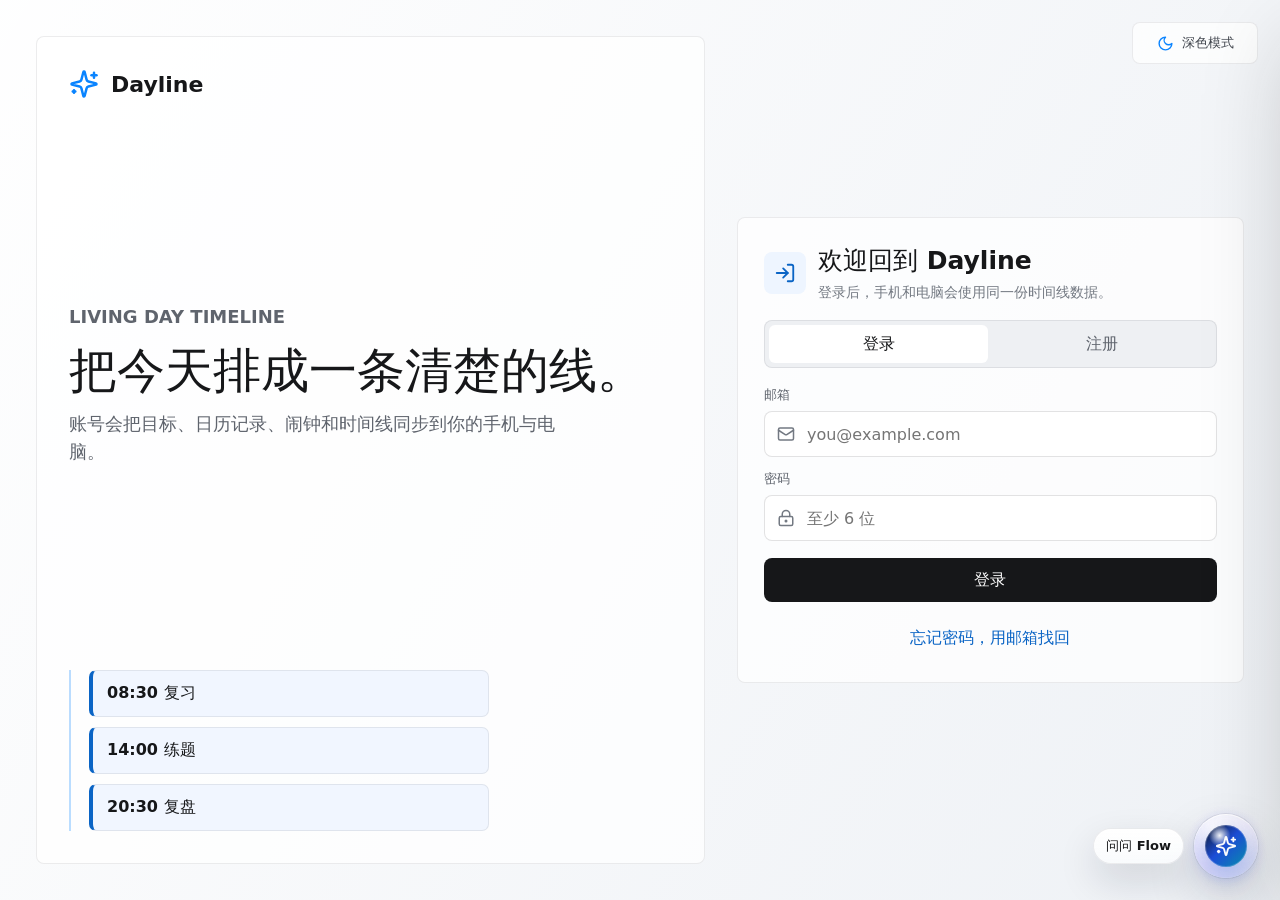
<file: index.html>
<!doctype html>
<html lang="zh-CN">
  <head>
    <meta charset="UTF-8" />
    <meta name="viewport" content="width=device-width, initial-scale=1.0" />
    <meta name="theme-color" content="#f6f7f9" />
    <meta name="description" content="Dayline 是一个以今日时间线为核心的学习规划应用。" />
    <meta name="apple-mobile-web-app-capable" content="yes" />
    <meta name="apple-mobile-web-app-status-bar-style" content="default" />
    <meta name="apple-mobile-web-app-title" content="Dayline" />
    <link rel="manifest" href="./manifest.webmanifest?v=13" />
    <link rel="icon" type="image/svg+xml" href="./icon.svg" />
    <link rel="apple-touch-icon" href="./apple-touch-icon.png" />
    <title>Dayline</title>
    <script type="module" crossorigin src="./assets/index-kQyDcoeh.js"></script>
    <link rel="stylesheet" crossorigin href="./assets/index-D_28fxd0.css">
  </head>
  <body>
    <div id="root"></div>
  </body>
</html>
</file>
<file: assets/index-D_28fxd0.css>
:root{color:#161719;background:#f5f6f8;color-scheme:light;font-family:Inter,ui-sans-serif,system-ui,-apple-system,BlinkMacSystemFont,Segoe UI,Noto Sans CJK SC,Microsoft YaHei,sans-serif;font-synthesis:none;text-rendering:optimizeLegibility;-webkit-font-smoothing:antialiased}:root[data-theme=dark]{color:#edf1f7;background:#0d1016;color-scheme:dark}*{box-sizing:border-box}body{min-width:1040px;min-height:720px;margin:0;overflow:hidden}.crash-shell{display:grid;min-height:100dvh;place-items:center;padding:24px;background:#f5f6f8}.crash-panel{display:grid;gap:14px;width:min(520px,100%);padding:26px;border:1px solid rgba(22,23,25,.1);border-radius:10px;background:#ffffffeb}.crash-panel span{color:#0a64c5;font-size:13px;font-weight:780}.crash-panel h1{margin:0;font-size:28px}.crash-panel p{margin:0;color:#5f646d;line-height:1.55}.crash-panel code{overflow:auto;padding:10px 12px;border-radius:8px;background:#f1f2f4;color:#3f444c;font-size:12px}.crash-panel div{display:flex;flex-wrap:wrap;gap:10px}.crash-panel button{min-height:40px;border:0;border-radius:8px;padding:0 14px;background:#161719;color:#fff;font-weight:740}.crash-panel button+button{background:#eef0f3;color:#161719}button,input,textarea{font:inherit}button{cursor:pointer}.app-shell{display:grid;grid-template-columns:244px 1fr;width:100vw;height:100vh;background:linear-gradient(120deg,#ffffffeb,#ecf0f4b3),#f5f6f8;color:#161719}.side-rail{display:flex;flex-direction:column;gap:28px;padding:28px 18px;border-right:1px solid rgba(22,23,25,.08);background:#ffffffb3;-webkit-backdrop-filter:blur(22px);backdrop-filter:blur(22px)}.brand-mark{display:flex;align-items:center;gap:12px;height:48px;padding:0 12px;font-weight:760;font-size:21px}.brand-mark svg{color:#0a84ff}.nav-stack{display:grid;gap:8px}.nav-button{display:grid;grid-template-columns:22px 1fr;align-items:center;gap:10px;width:100%;height:46px;padding:0 13px;border:0;border-radius:8px;background:transparent;color:#5f646d;text-align:left;transition:background .18s ease,color .18s ease,transform .18s ease}.nav-button:hover,.nav-button.active{background:#161719;color:#fff}.nav-button:active{transform:scale(.98)}.sync-note{display:grid;gap:5px;margin-top:auto;padding:16px;border:1px solid rgba(22,23,25,.08);border-radius:8px;background:#fff}.sync-note span,.metric span,.eyebrow,.panel-heading p,.goal-body p,.alarm-item span,.empty-copy,.unit-label{color:#737982;font-size:13px}.sync-note strong{color:#0a7c42;font-size:15px}.sync-state.error{color:#d13b32}.sync-state.saving,.sync-state.loading{color:#0a64c5}.sync-signout{display:inline-flex;align-items:center;justify-content:center;gap:6px;width:100%;height:34px;margin-top:8px;border:0;border-radius:7px;background:#eef0f3;color:#3f444c;font-size:13px;font-weight:720}.theme-toggle{display:inline-flex;align-items:center;justify-content:center;gap:8px;width:100%;min-height:42px;border:1px solid rgba(22,23,25,.08);border-radius:8px;background:#ffffffbd;color:#3f444c;font-size:13px;font-weight:740}.theme-toggle.active{background:#161719;color:#fff}.theme-toggle svg{color:#0a84ff}.top-theme-toggle{display:none}.main-stage{display:grid;grid-template-rows:auto 1fr;gap:18px;min-width:0;padding:28px;overflow:hidden}.top-strip{display:flex;align-items:flex-start;justify-content:space-between;gap:24px}.date-switcher,.top-context{display:flex;align-items:center;gap:10px}.top-context{justify-content:flex-end;min-width:430px}.top-strip h1,.date-switcher h1{max-width:520px;margin:4px 0 0;font-size:31px;line-height:1.08;font-weight:760}.eyebrow{margin:0;font-weight:720;text-transform:uppercase}.clock-pill{display:flex;align-items:center;gap:8px;min-width:132px;height:42px;padding:0 14px;border:1px solid rgba(22,23,25,.1);border-radius:999px;background:#ffffffc7;font-weight:720}.today-chip,.milestone-pill{border:1px solid rgba(22,23,25,.1);background:#ffffffc2}.today-chip{height:42px;padding:0 15px;border-radius:999px;color:#161719;font-weight:720}.milestone-pill{display:grid;gap:2px;min-width:280px;max-width:420px;min-height:52px;padding:8px 14px;border-radius:8px}.milestone-pill span{color:#737982;font-size:12px;line-height:1.2}.milestone-pill strong{overflow:hidden;color:#0a64c5;font-size:14px;line-height:1.25;text-overflow:ellipsis;white-space:nowrap}.account-chip{display:inline-flex;align-items:center;justify-content:center;gap:7px;height:42px;min-width:122px;padding:0 13px;border:1px solid rgba(22,23,25,.1);border-radius:999px;background:#ffffffc7;color:#3f444c;font-size:13px;font-weight:720}.account-chip span{max-width:118px;overflow:hidden;text-overflow:ellipsis;white-space:nowrap}.metric{display:grid;gap:7px;min-height:86px;padding:17px;border:1px solid rgba(22,23,25,.08);border-radius:8px;background:#ffffffb8}.metric strong{font-size:26px;line-height:1}.metric.green strong{color:#0a7c42}.metric.red strong{color:#d13b32}.metric.blue strong{color:#0a64c5}.day-planner{display:grid;grid-template-columns:minmax(0,1fr) 326px;gap:18px;min-height:0}.timeline-canvas{display:grid;grid-template-rows:auto 1fr;min-width:0;min-height:0;border:1px solid rgba(22,23,25,.08);border-radius:8px;background:#ffffffb3;overflow:hidden}.timeline-toolbar{display:grid;gap:14px;padding:20px 22px;border-bottom:1px solid rgba(22,23,25,.08)}.timeline-toolbar h2{margin:4px 0 0;font-size:25px}.timeline-add-form{display:grid;grid-template-columns:minmax(260px,1fr) 140px 140px 42px;align-items:center;width:100%;gap:9px}.timeline-add-form input[type=time]{padding:0 9px;font-size:14px}.timeline-scroll{min-height:0;overflow:auto}.timeline-board{position:relative;margin:0 22px 22px;min-width:640px;border-left:1px solid rgba(22,23,25,.1)}.timeline-hour{position:absolute;left:0;right:0;display:grid;grid-template-columns:62px 1fr;align-items:center;color:#8b929d;font-size:12px;transform:translateY(-50%);pointer-events:none}.timeline-hour span{padding-right:12px;text-align:right}.timeline-hour i{height:1px;background:#16171914}.timeline-task{position:absolute;left:86px;right:18px;display:grid;align-content:start;gap:5px;padding:10px 14px;border:1px solid rgba(10,100,197,.24);border-left:4px solid #0a64c5;border-radius:7px;background:#eef5fff0;color:#161719;text-align:left;box-shadow:none;overflow:hidden;touch-action:none}.timeline-task:hover,.timeline-task.focused{border-color:#0a84ffa6;background:#fff}.timeline-task.completed{border-color:#0a7c4252;border-left-color:#0a7c42;background:#f0fbf4}.timeline-task span{color:#5f646d;font-size:12px;font-weight:720}.timeline-task strong{overflow:hidden;font-size:16px;text-overflow:ellipsis;white-space:nowrap}.current-time-line{position:absolute;left:72px;right:0;z-index:5;height:2px;background:#d13b32;pointer-events:none}.current-time-line span{position:absolute;left:0;top:-12px;padding:2px 7px;border-radius:999px;background:#d13b32;color:#fff;font-size:12px;font-weight:720;transform:translate(-100%)}.timeline-empty{position:absolute;left:86px;right:18px;top:140px;display:grid;gap:8px;padding:20px;border:1px dashed rgba(22,23,25,.16);border-radius:8px;color:#737982}.timeline-empty strong{color:#161719;font-size:18px}.focus-sidebar{display:grid;grid-auto-rows:min-content;align-content:start;gap:12px;min-height:0;overflow:auto}.focus-module,.side-section{border:1px solid rgba(22,23,25,.08);border-radius:8px;background:#ffffffc2}.focus-module{display:grid;gap:12px;padding:20px;background:#161719;color:#fff}.focus-module h2{margin:0;font-size:26px;line-height:1.12}.focus-module p{margin:0;color:#ffffffad}.focus-actions{display:flex;gap:9px}.focus-actions .primary-action{flex:1;background:#fff;color:#161719}.side-section{display:grid;gap:8px;padding:15px}.side-section span{color:#737982;font-size:12px;font-weight:720}.side-section strong{font-size:20px;line-height:1.15}.side-section p{margin:0;color:#737982;font-size:13px;line-height:1.45}.pomodoro-box{grid-template-columns:1fr auto;align-items:center}.pomodoro-box strong{display:block;margin-top:2px;font-size:38px;font-variant-numeric:tabular-nums}.notification-box{background:linear-gradient(180deg,#ffffffd6,#f6faffd1)}.notification-box .primary-action{width:100%}.progress-track{height:7px;border-radius:999px;background:#eef0f3;overflow:hidden}.progress-track i{display:block;height:100%;border-radius:inherit;background:#0a7c42}.unscheduled-list{display:grid;gap:6px}.unscheduled-list button{min-height:34px;border:0;border-radius:6px;background:#f1f2f4;color:#161719;text-align:left;padding:7px 9px}.workspace-grid,.time-grid{display:grid;min-height:0;gap:16px}.workspace-grid{grid-template-columns:minmax(0,1.2fr) minmax(340px,.8fr)}.time-grid{grid-template-columns:minmax(420px,.95fr) minmax(460px,1.05fr);grid-template-rows:minmax(230px,auto) minmax(380px,1fr);overflow:auto;padding-right:2px}.tool-panel,.focus-panel{min-width:0;min-height:0;border:1px solid rgba(22,23,25,.08);border-radius:8px;background:#ffffffd6;box-shadow:0 18px 50px #19202d14}.tool-panel{display:flex;flex-direction:column;gap:18px;padding:22px;overflow:hidden}.panel-heading{display:grid;grid-template-columns:42px 1fr;align-items:center;gap:12px}.heading-icon{display:grid;place-items:center;width:42px;height:42px;border-radius:8px;background:#eef5ff;color:#0a64c5}.panel-heading h2{margin:0;font-size:22px;line-height:1.1}.panel-heading p{margin:5px 0 0}.inline-form,.form-row,.button-row{display:flex;align-items:center;gap:10px}.stack-form{display:grid;gap:10px}.stack-form.compact{grid-template-columns:minmax(130px,1fr) minmax(190px,1.2fr) auto;align-items:center}input,textarea{width:100%;border:1px solid rgba(22,23,25,.12);border-radius:8px;background:#fff;color:#161719;outline:none;transition:border-color .16s ease,box-shadow .16s ease}input{height:44px;padding:0 13px}textarea{resize:none;padding:12px 13px}input:focus,textarea:focus{border-color:#0a84ff;box-shadow:0 0 0 4px #0a84ff1f}.icon-action,.primary-action,.status-toggle{display:inline-flex;align-items:center;justify-content:center;border:0;border-radius:8px;transition:transform .15s ease,background .15s ease,color .15s ease}.icon-action{flex:0 0 auto;width:42px;height:42px;background:#eef0f3;color:#161719}.icon-action.primary,.primary-action{background:#161719;color:#fff}.primary-action{gap:8px;min-width:104px;height:44px;padding:0 17px;font-weight:720}.primary-action:disabled{cursor:not-allowed;background:#c9ced6;color:#fff;transform:none}.primary-action.danger{background:#d13b32}.icon-action.ghost{width:36px;height:36px;background:transparent;color:#737982}.icon-action:hover,.primary-action:hover,.status-toggle:hover{transform:translateY(-1px)}.goal-list,.alarm-list{display:grid;gap:10px;overflow:auto;padding-right:2px}.goal-item,.alarm-item{display:grid;grid-template-columns:34px 1fr 38px;align-items:center;gap:12px;min-height:70px;padding:12px;border:1px solid rgba(22,23,25,.08);border-radius:8px;background:#fff}.goal-item.completed{border-color:#0a7c4247;background:#f0fbf4}.goal-item.overdue{border-color:#d13b3247;background:#fff3f2}.goal-item.open{background:#fff}.status-toggle{width:34px;height:34px;background:transparent;color:#8b929d}.goal-item.completed .status-toggle,.goal-item.completed .goal-title-row span{color:#0a7c42}.goal-item.overdue .status-toggle,.goal-item.overdue .goal-title-row span{color:#d13b32}.goal-body{min-width:0}.goal-title-row{display:flex;align-items:center;justify-content:space-between;gap:12px}.goal-title-row strong,.alarm-item strong,.mini-goal{overflow:hidden;text-overflow:ellipsis;white-space:nowrap}.goal-title-row strong{min-width:0}.goal-title-row span{flex:0 0 auto;font-size:12px;font-weight:760}.goal-body p{margin:4px 0 0;overflow:hidden;text-overflow:ellipsis;white-space:nowrap}.empty-copy{margin:0;padding:18px;border:1px dashed rgba(22,23,25,.14);border-radius:8px;background:#ffffff80}.focus-panel{display:flex;flex-direction:column;justify-content:space-between;gap:24px;padding:28px;color:#fff;background:linear-gradient(135deg,#161719f5,#232932f5),#161719}.focus-time{display:grid;gap:4px}.focus-time span{color:#ffffffa6}.focus-time strong{font-size:58px;line-height:1}.focus-copy h2{margin:8px 0;font-size:31px;line-height:1.12}.focus-copy p:last-child{max-width:360px;color:#ffffffad}.clock-face strong{font-size:76px;line-height:1}.clock-face span{color:#737982;font-size:17px}.focus-total-strip{display:grid;gap:6px;margin-top:12px;padding-top:16px;border-top:1px solid rgba(22,23,25,.08)}.focus-total-strip span{color:#737982;font-size:13px;font-weight:720}.focus-total-strip strong{color:#0a7c42;font-size:34px;line-height:1}.timer-panel{justify-content:space-between}.clock-face,.stopwatch-panel{min-height:230px}.countdown-panel,.alarm-panel{min-height:380px}.time-number{font-size:64px;line-height:1;font-weight:760;font-variant-numeric:tabular-nums}.alarm-panel{grid-column:2;grid-row:2;gap:20px}.alarm-panel .stack-form.compact{grid-template-columns:1fr;align-items:stretch}.alarm-panel .primary-action{width:100%}.alarm-panel .alarm-list{flex:1;min-height:180px;padding-top:12px;border-top:1px solid rgba(22,23,25,.08)}.alarm-item.enabled{border-color:#0a84ff47}.alarm-item.enabled .status-toggle{color:#0a64c5}.alarm-item div{display:grid;gap:3px;min-width:0}.calendar-workspace{display:grid;grid-template-columns:minmax(0,1fr) 340px;gap:16px;min-height:0}.calendar-panel{overflow:hidden}.calendar-header{display:flex;align-items:center;justify-content:space-between;gap:16px}.holiday-toggle{display:inline-flex;align-items:center;gap:7px;min-height:40px;padding:0 10px;border:1px solid rgba(22,23,25,.1);border-radius:999px;background:#ffffffb8;color:#3f444c;font-size:13px;font-weight:720;white-space:nowrap}.holiday-toggle input{width:16px;height:16px;padding:0}.weekday-row,.calendar-grid{display:grid;grid-template-columns:repeat(7,minmax(0,1fr))}.weekday-row{gap:8px;color:#737982;font-size:13px;font-weight:720;text-align:center}.calendar-preview-strip{display:grid;grid-template-columns:minmax(150px,.3fr) minmax(0,1fr);align-items:center;gap:12px;min-height:58px;padding:10px 12px;border:1px solid rgba(22,23,25,.08);border-radius:8px;background:linear-gradient(180deg,#ffffffe0,#f7f9fce6)}.calendar-preview-strip>div:first-child{display:grid;gap:3px}.calendar-preview-strip span:first-child{color:#737982;font-size:12px;font-weight:720}.calendar-preview-strip strong{overflow:hidden;color:#161719;font-size:17px;line-height:1.2;text-overflow:ellipsis;white-space:nowrap}.calendar-preview-goals{display:flex;align-items:center;gap:6px;min-width:0;overflow:hidden}.preview-goal,.preview-more,.preview-empty,.preview-focus,.preview-holiday{display:inline-flex;align-items:center;max-width:210px;min-height:28px;padding:5px 9px;border-radius:999px;font-size:12px;font-weight:720;line-height:1.2}.preview-goal{overflow:hidden;text-overflow:ellipsis;white-space:nowrap}.preview-goal.done{background:#e8f8ee;color:#0a7c42}.preview-goal.planned{background:#eef5ff;color:#0a64c5}.preview-holiday.holiday{flex:0 0 auto;background:#fff0ee;color:#b92d25}.preview-holiday.workday{flex:0 0 auto;background:#fff8e8;color:#8a5b00}.preview-more{flex:0 0 auto;background:#eef0f3;color:#737982}.preview-empty{background:#f1f2f4;color:#737982}.preview-focus{flex:0 0 auto;background:#eef5ff;color:#0a64c5}.calendar-grid{flex:1;min-height:0;gap:8px}.day-cell{display:flex;flex-direction:column;align-items:stretch;text-align:left;gap:8px;min-height:88px;padding:10px;border:1px solid rgba(22,23,25,.08);border-radius:8px;background:#fff;overflow:hidden;transition:border-color .15s ease,background-color .15s ease,box-shadow .15s ease,transform .15s ease}.day-cell.heat-1{border-color:#1e965f24;background:linear-gradient(180deg,#fbfffd,#f1fbf5)}.day-cell.heat-2{border-color:#1e965f38;background:linear-gradient(180deg,#f7fef9,#e4f7ec)}.day-cell.heat-3{border-color:#1e965f52;background:linear-gradient(180deg,#f0fbf4,#d3f1df)}.day-cell.heat-4{border-color:#1e965f70;background:linear-gradient(180deg,#e9f8ef,#bfe8cf)}.day-cell:hover{border-color:#0a84ff47;transform:translateY(-1px)}.day-cell.outside{opacity:.42}.day-cell.is-today{border-color:#0a84ff66;box-shadow:inset 0 0 0 1px #0a84ff38}.day-cell.is-selected{border-color:#0a84ffb8;box-shadow:inset 0 0 0 2px #0a84ff52}.day-cell.has-holiday.holiday{border-color:#b92d2533}.day-cell.has-holiday.holiday .day-number{color:#b92d25}.day-cell.has-holiday.workday .day-number{color:#8a5b00}.day-number-row{display:flex;align-items:center;justify-content:space-between;min-width:0;gap:6px}.day-number{font-weight:760}.day-heat-count{display:inline-flex;align-items:center;justify-content:center;min-width:21px;height:21px;padding:0 6px;border:1px solid rgba(10,124,66,.14);border-radius:999px;background:#ffffffb8;color:#0a7c42;font-size:11px;font-weight:780;line-height:1}.day-holiday{overflow:hidden;height:18px;font-size:11px;font-weight:760;line-height:18px;text-overflow:ellipsis;white-space:nowrap}.day-holiday.holiday{color:#b92d25}.day-holiday.workday{color:#8a5b00}.day-goals{display:grid;gap:4px;min-width:0}.mini-goal,.mini-more{display:block;height:20px;padding:3px 7px;border-radius:6px;background:#eef5ff;color:#0a64c5;font-size:12px;line-height:14px}.mini-goal.done{background:#e8f8ee;color:#0a7c42}.mini-more{background:#f1f2f4;color:#737982}.history-panel{min-height:0}.history-date-row{display:grid;gap:8px;padding-bottom:14px;border-bottom:1px solid rgba(22,23,25,.08)}.history-date-row span{color:#0a64c5;font-size:17px;font-weight:760}.history-holiday{width:max-content;padding:4px 8px;border-radius:999px;font-size:12px;font-weight:760}.history-holiday.holiday{background:#fff0ee;color:#b92d25}.history-holiday.workday{background:#fff8e8;color:#8a5b00}.history-focus-total{display:grid;gap:5px;padding:13px 14px;border:1px solid rgba(10,132,255,.14);border-radius:8px;background:#eef5ff}.history-focus-total span{color:#5f646d;font-size:12px;font-weight:720}.history-focus-total strong{color:#0a64c5;font-size:24px;line-height:1}.history-panel .goal-list{flex:1;min-height:0}.history-panel .goal-item{min-height:64px}.alarm-layer{position:fixed;top:0;right:0;bottom:0;left:0;z-index:40;display:grid;place-items:center;background:#16171957;-webkit-backdrop-filter:blur(16px);backdrop-filter:blur(16px)}.alarm-modal{display:grid;grid-template-columns:42px minmax(260px,1fr) auto;align-items:center;gap:16px;width:min(640px,calc(100vw - 64px));padding:24px;border-radius:8px;background:#fff;box-shadow:0 24px 90px #00000038}.alarm-modal svg{color:#d13b32}.alarm-modal h2{margin:4px 0}.alarm-modal p{margin:0;color:#737982}.sleep-layer{position:fixed;top:0;right:0;bottom:0;left:0;z-index:62;display:grid;place-items:center;padding:22px;background:#1617193d;-webkit-backdrop-filter:blur(14px);backdrop-filter:blur(14px)}.sleep-modal{display:grid;gap:18px;width:min(430px,100%);padding:22px;border:1px solid rgba(22,23,25,.1);border-radius:10px;background:#fffffff5;box-shadow:0 28px 90px #16171938}.sleep-modal-heading{display:grid;grid-template-columns:42px 1fr;align-items:center;gap:12px}.sleep-modal-heading h2{margin:2px 0 4px;font-size:24px;line-height:1.1}.sleep-modal-heading span,.sleep-time-grid label>span,.sleep-duration-preview span,.sleep-record-card span{color:#737982;font-size:13px;font-weight:720}.sleep-time-grid{display:grid;grid-template-columns:1fr 1fr;gap:10px}.sleep-time-grid label{display:grid;gap:7px}.sleep-duration-preview,.sleep-record-card{display:grid;gap:8px;padding:14px;border:1px solid rgba(10,100,197,.12);border-radius:8px;background:linear-gradient(180deg,#eef5ffd1,#ffffffeb)}.sleep-duration-preview strong,.sleep-record-card strong{font-size:25px;line-height:1.1}.sleep-summary .primary-action,.sleep-record-card .primary-action{width:100%}.sleep-record-card>div{display:flex;align-items:baseline;justify-content:space-between;gap:10px}.sleep-record-card p{margin:0;color:#5f646d;font-size:13px;line-height:1.45}.auth-shell{position:relative;display:grid;grid-template-columns:minmax(420px,.95fr) minmax(390px,.72fr);gap:32px;min-height:100dvh;padding:36px;background:linear-gradient(120deg,#fffffff0,#ebeff4b8),#f6f7f9;color:#161719}.auth-theme-toggle{position:absolute;top:22px;right:22px;z-index:2;width:auto;min-width:126px;padding:0 13px;-webkit-backdrop-filter:blur(16px);backdrop-filter:blur(16px)}.auth-hero,.auth-panel{min-width:0;border:1px solid rgba(22,23,25,.08);border-radius:8px;background:#ffffffb8}.auth-hero{display:flex;flex-direction:column;justify-content:space-between;padding:32px;overflow:hidden}.auth-brand{display:inline-flex;align-items:center;gap:12px;width:max-content;font-size:22px;font-weight:780}.auth-brand svg{color:#0a84ff}.auth-copy{display:grid;gap:14px;max-width:620px}.auth-copy h1{margin:0;font-size:48px;line-height:1.05;font-weight:780}.auth-copy p{margin:0;max-width:520px;color:#5f646d;font-size:18px;line-height:1.55}.auth-preview-line{display:grid;gap:10px;max-width:420px;padding-left:18px;border-left:2px solid rgba(10,132,255,.28)}.auth-preview-line span{display:block;padding:12px 14px;border:1px solid rgba(22,23,25,.08);border-left:4px solid #0a64c5;border-radius:7px;background:#eef5ffd1;font-weight:720}.auth-panel{align-self:center;display:grid;gap:18px;padding:26px}.auth-panel-heading{display:grid;grid-template-columns:42px 1fr;align-items:center;gap:12px}.auth-panel-heading h2{margin:0;font-size:25px}.auth-panel-heading p{margin:5px 0 0;color:#737982;font-size:14px;line-height:1.45}.auth-tabs{display:grid;grid-template-columns:repeat(2,1fr);gap:4px;padding:4px;border:1px solid rgba(22,23,25,.08);border-radius:8px;background:#eef0f3}.auth-tabs button{height:38px;border:0;border-radius:6px;background:transparent;color:#5f646d;font-weight:720}.auth-tabs button.active{background:#fff;color:#161719}.auth-form{display:grid;gap:13px}.auth-form label{display:grid;gap:7px}.auth-form label>span{color:#5f646d;font-size:13px;font-weight:720}.auth-input{display:grid;grid-template-columns:22px 1fr;align-items:center;gap:8px;height:46px;padding:0 12px;border:1px solid rgba(22,23,25,.12);border-radius:8px;background:#fff;color:#737982}.auth-input:focus-within{border-color:#0a84ff;box-shadow:0 0 0 4px #0a84ff1f}.auth-input input{height:42px;padding:0;border:0;border-radius:0}.auth-input input:focus{box-shadow:none}.auth-submit{width:100%;margin-top:4px}.auth-link{height:36px;border:0;background:transparent;color:#0a64c5;font-weight:720}.auth-message{margin:0;padding:10px 12px;border-radius:8px;font-size:13px;line-height:1.45}.auth-message.error{background:#fff3f2;color:#b92d25}.auth-message.success{background:#f0fbf4;color:#0a7c42}.splash-screen{position:fixed;top:0;right:0;bottom:0;left:0;z-index:50;display:grid;place-items:center;background:#f6f7f9;animation:splashExit .38s ease 1.42s forwards}.splash-inner{display:grid;justify-items:center;gap:18px;color:#161719;animation:splashLift 1.4s cubic-bezier(.2,.8,.2,1) forwards}.splash-inner svg{color:#0a84ff}.splash-inner h2{margin:0;font-size:58px;line-height:1;font-weight:780}.splash-line{width:180px;height:3px;border-radius:999px;background:linear-gradient(90deg,#161719,#0a84ff,#0a7c42);transform-origin:left center;animation:splashLine 1.3s ease forwards}@keyframes splashLine{0%{transform:scaleX(0);opacity:.35}to{transform:scaleX(1);opacity:1}}@keyframes splashLift{0%{transform:translateY(16px);opacity:0}to{transform:translateY(0);opacity:1}}@keyframes splashExit{to{opacity:0;visibility:hidden}}@media (max-width: 1100px){body{min-width:0}.app-shell{grid-template-columns:210px 1fr}.top-strip h1{font-size:31px}.workspace-grid{grid-template-columns:1fr;overflow:auto}.time-grid{grid-template-columns:1fr;grid-template-rows:none}.calendar-workspace{grid-template-columns:1fr;overflow:auto}.alarm-panel{grid-column:auto;grid-row:auto}.focus-time strong,.clock-face strong{font-size:48px}}@media (max-width: 1180px) and (orientation: landscape) and (max-height: 820px){body{min-width:0;min-height:0;overflow:auto}.app-shell{grid-template-columns:86px minmax(0,1fr);min-height:100dvh;height:auto}.side-rail{gap:16px;padding:16px 10px}.brand-mark{justify-content:center;padding:0}.brand-mark span,.nav-button span,.sync-note{display:none}.nav-button{grid-template-columns:1fr;justify-items:center;height:44px;padding:0}.main-stage{min-height:100dvh;padding:16px;overflow:auto}.top-strip{align-items:center;gap:14px}.top-strip h1,.date-switcher h1{max-width:360px;font-size:24px}.top-context{min-width:0}.clock-pill{display:none}.milestone-pill{min-width:188px;max-width:260px}.day-planner{grid-template-columns:minmax(0,1fr) 284px;gap:14px}.timeline-toolbar{gap:10px;padding:14px 16px}.timeline-add-form{grid-template-columns:minmax(180px,1fr) 104px 104px 42px}.focus-module,.side-section{padding:14px}.focus-module h2{font-size:22px}.calendar-workspace{grid-template-columns:minmax(0,1fr) 300px;gap:12px}.calendar-preview-strip{grid-template-columns:minmax(120px,.34fr) minmax(0,1fr)}.weekday-row,.calendar-grid{gap:5px}.day-cell{min-height:70px;padding:7px}.ai-assistant-drawer{top:8px;right:8px;bottom:8px;width:min(430px,calc(100vw - 16px))}}@media (max-width: 900px){.auth-shell{grid-template-columns:1fr;gap:14px;padding:18px 14px}.auth-hero{min-height:auto;gap:28px;padding:22px}.auth-copy h1{font-size:34px}.auth-copy p{font-size:15px}.auth-preview-line{grid-template-columns:repeat(3,minmax(0,1fr));max-width:none;padding-left:0;border-left:0}.auth-preview-line span{min-width:0;padding:10px;overflow:hidden;font-size:13px;text-overflow:ellipsis;white-space:nowrap}.auth-panel{align-self:stretch;padding:20px}body{min-width:0;min-height:100dvh;overflow:auto}.app-shell{display:block;width:100%;min-height:100dvh;height:auto}.main-stage{display:flex;flex-direction:column;min-height:100dvh;padding:18px 16px calc(88px + env(safe-area-inset-bottom));overflow:visible}.side-rail{position:fixed;right:0;bottom:0;left:0;z-index:30;display:block;height:calc(70px + env(safe-area-inset-bottom));padding:8px 12px calc(8px + env(safe-area-inset-bottom));border-top:1px solid rgba(22,23,25,.1);border-right:0;background:#ffffffe6}.brand-mark,.sync-note,.side-rail .theme-toggle{display:none}.nav-stack{grid-template-columns:repeat(4,minmax(0,1fr));gap:6px;height:100%}.nav-button{grid-template-columns:1fr;justify-items:center;gap:4px;height:54px;padding:6px 4px;font-size:11px;text-align:center}.nav-button svg{width:18px;height:18px}.top-strip{flex-direction:column;align-items:stretch;gap:12px}.date-switcher{display:grid;grid-template-columns:40px minmax(0,1fr) 40px auto;width:100%;gap:8px}.date-switcher>div{min-width:0}.top-strip h1,.date-switcher h1{max-width:none;margin-top:2px;overflow:hidden;font-size:25px;line-height:1.12;text-overflow:ellipsis;white-space:nowrap}.top-context{display:grid;grid-template-columns:minmax(0,1fr) 44px;align-items:stretch;width:100%;min-width:0}.top-theme-toggle{display:inline-flex;width:44px;min-width:44px;min-height:44px;padding:0;border-radius:999px}.top-theme-toggle span,.clock-pill{display:none}.milestone-pill{width:100%;min-width:0;max-width:none;min-height:44px;height:auto;padding:6px 10px}.account-chip{grid-column:1 / -1;width:100%;min-width:0;height:38px;margin-top:8px}.account-chip span{max-width:none}.milestone-pill span,.milestone-pill strong{line-height:1.25}.day-planner,.workspace-grid,.time-grid,.calendar-workspace{grid-template-columns:1fr;min-height:auto;overflow:visible}.time-grid{grid-template-rows:none}.timeline-canvas,.focus-sidebar{min-height:auto}.timeline-toolbar{padding:16px 14px}.timeline-toolbar h2{font-size:23px}.timeline-add-form{grid-template-columns:minmax(0,1fr) minmax(0,1fr) 42px;gap:8px}.timeline-add-form input:first-child{grid-column:1 / -1}.timeline-add-form input[type=time]{min-width:0;font-size:13px}.timeline-scroll{max-height:calc(100dvh - 296px)}.timeline-board{min-width:0;margin:0 12px 14px}.timeline-hour{grid-template-columns:48px 1fr}.timeline-hour span{padding-right:8px}.timeline-task{left:58px;right:8px;gap:3px;padding:8px 10px}.timeline-task span{font-size:11px}.timeline-task strong{font-size:14px}.current-time-line{left:50px}.current-time-line span{top:-21px;transform:none}.timeline-empty{left:58px;right:8px;padding:14px}.focus-sidebar{overflow:visible}.focus-module{padding:18px}.focus-module h2{font-size:23px}.side-section{padding:14px}.pomodoro-box strong{font-size:34px}.tool-panel{padding:18px;overflow:visible}.panel-heading{grid-template-columns:38px minmax(0,1fr)}.heading-icon{width:38px;height:38px}.panel-heading h2{font-size:20px}.form-row,.inline-form{align-items:stretch}.stack-form.compact{grid-template-columns:1fr}.goal-list,.alarm-list{overflow:visible}.goal-item,.alarm-item{grid-template-columns:32px minmax(0,1fr) 36px;gap:8px;padding:10px}.goal-title-row{align-items:flex-start}.goal-title-row span{font-size:11px}.clock-face,.stopwatch-panel,.countdown-panel,.alarm-panel{min-height:auto}.clock-face strong,.time-number{font-size:50px}.alarm-panel .alarm-list{min-height:0;max-height:none}.calendar-panel{overflow:visible}.calendar-header{align-items:flex-start}.calendar-header>.button-row{flex:0 0 auto}.weekday-row,.calendar-grid{gap:5px}.calendar-preview-strip{grid-template-columns:1fr;align-items:stretch;min-height:0;gap:8px;padding:10px}.calendar-preview-goals{flex-wrap:wrap;overflow:visible}.preview-goal,.preview-more,.preview-empty,.preview-focus{max-width:100%}.day-cell{min-height:72px;padding:7px 5px;gap:5px}.day-heat-count{min-width:18px;height:18px;padding:0 5px;font-size:10px}.mini-goal,.mini-more{height:18px;padding:2px 4px;font-size:10px;line-height:14px}.alarm-modal{grid-template-columns:1fr;width:calc(100vw - 28px);justify-items:center;text-align:center}.alarm-modal .primary-action{width:100%}}@media (max-width: 520px){.auth-shell{gap:12px;padding:12px}.auth-hero{gap:18px;padding:18px}.auth-copy{gap:10px}.auth-copy h1{font-size:28px}.auth-copy p{font-size:14px}.auth-preview-line{display:none}.auth-panel{padding:16px}.auth-panel-heading{grid-template-columns:38px minmax(0,1fr)}.auth-panel-heading h2{font-size:21px}.main-stage{gap:14px;padding:12px 10px calc(82px + env(safe-area-inset-bottom))}.date-switcher{grid-template-columns:38px minmax(0,1fr) 38px 54px}.icon-action{width:40px;height:40px}.today-chip{height:40px;padding:0 10px;font-size:13px}.top-strip h1,.date-switcher h1{font-size:21px}.eyebrow{font-size:11px}.clock-pill{gap:6px;padding:0 10px;font-size:13px}.clock-pill svg{width:16px;height:16px}.milestone-pill strong{font-size:13px;white-space:normal}.timeline-toolbar h2{font-size:21px}.timeline-scroll{max-height:calc(100dvh - 284px)}.focus-actions,.button-row,.form-row{flex-wrap:wrap}.focus-actions .primary-action,.form-row .primary-action{flex:1 1 160px}.tool-panel{padding:16px}.time-number,.clock-face strong{font-size:44px}.calendar-header{display:grid;grid-template-columns:1fr}.calendar-header>.button-row{justify-content:space-between;width:100%}.weekday-row{font-size:11px}.calendar-grid{gap:4px}.calendar-preview-strip{padding:9px}.calendar-preview-strip strong{font-size:15px}.calendar-preview-goals{gap:5px}.preview-goal,.preview-more,.preview-empty,.preview-focus{min-height:24px;padding:4px 7px;font-size:11px}.day-cell{min-height:62px;padding:6px 4px;border-radius:7px}.day-number{font-size:12px}.day-heat-count{min-width:17px;height:17px;padding:0 4px;font-size:9px}.mini-goal:nth-child(n+2){display:none}.goal-item,.alarm-item{grid-template-columns:30px minmax(0,1fr) 34px}}.ai-float-button{position:fixed;left:0;top:0;z-index:60;display:inline-flex;align-items:center;justify-content:center;width:64px;height:64px;border:0;border-radius:999px;background:transparent;color:#111827;cursor:grab;box-shadow:0 22px 50px #0f172a2e,0 0 0 1px #ffffff9e inset;transform:translateY(0) scale(1);transition:transform .18s ease,box-shadow .18s ease,opacity .18s ease,filter .18s ease;isolation:isolate;overflow:visible;touch-action:none;-webkit-user-select:none;user-select:none}.ai-float-button:before{content:"";position:absolute;top:-10px;right:-10px;bottom:-10px;left:-10px;z-index:-1;border-radius:inherit;background:radial-gradient(circle at 50% 50%,rgba(59,130,246,.18),transparent 64%),radial-gradient(circle at 50% 50%,rgba(124,58,237,.12),transparent 72%);animation:ai-orb-pulse 2.8s ease-in-out infinite}.ai-float-button:after{content:"";position:absolute;top:0;right:0;bottom:0;left:0;border-radius:inherit;background:linear-gradient(180deg,#ffffffdb,#ffffff9e),radial-gradient(circle at 30% 22%,rgba(255,255,255,.98),transparent 30%),linear-gradient(135deg,#1d4ed82e,#7c3aed2e 48%,#0891b229);box-shadow:0 0 0 1px #0f172a14,0 1px #ffffffe6 inset,0 -14px 26px #4f46e51f inset;opacity:1;pointer-events:none;-webkit-backdrop-filter:blur(18px);backdrop-filter:blur(18px)}.ai-float-button:hover{filter:saturate(1.04);box-shadow:0 26px 60px #0f172a33,0 0 0 1px #ffffffb3 inset;transform:translateY(-3px) scale(1.015)}.ai-float-button:active{cursor:grabbing;transform:translateY(0) scale(.96)}.ai-float-button.dragging{cursor:grabbing;transition:none}.ai-float-button.active{box-shadow:0 26px 70px #2563eb3d,0 0 0 1px #ffffffbd inset}.ai-float-button.active .ai-orb-core{transform:rotate(90deg)}.ai-orb-core{position:relative;z-index:1;display:grid;place-items:center;width:42px;height:42px;border-radius:inherit;background:radial-gradient(circle at 35% 25%,rgba(255,255,255,.95),transparent 26%),linear-gradient(135deg,#111827,#1d4ed8 48%,#0891b2);color:#fff;box-shadow:0 10px 24px #1d4ed847,0 0 0 1px #ffffff38 inset;text-shadow:0 1px 16px rgba(255,255,255,.4);transition:transform .18s ease,box-shadow .18s ease}.ai-float-label{position:absolute;top:50%;width:max-content;min-width:88px;max-width:138px;padding:8px 12px;border:1px solid rgba(15,23,42,.08);border-radius:999px;background:linear-gradient(180deg,#ffffffe0,#f8fafcc7),#ffffffb8;color:#161719;font-size:13px;font-weight:760;letter-spacing:0;box-shadow:0 16px 38px #0f172a24,0 1px #ffffffe0 inset;opacity:1;pointer-events:none;transform:translateY(-50%);transition:opacity .16s ease,transform .16s ease;-webkit-backdrop-filter:blur(18px);backdrop-filter:blur(18px)}.ai-float-button.label-left .ai-float-label{right:74px}.ai-float-button.label-right .ai-float-label{left:74px}.ai-float-button.label-left:hover .ai-float-label,.ai-float-button.label-left:focus-visible .ai-float-label{transform:translate(-3px,-50%)}.ai-float-button.label-right:hover .ai-float-label,.ai-float-button.label-right:focus-visible .ai-float-label{transform:translate(3px,-50%)}.ai-float-button.docked{opacity:.92}.ai-float-button.docked .ai-float-label{opacity:0}.ai-float-button.docked-left .ai-orb-core{transform:translate(5px)}.ai-float-button.docked-right .ai-orb-core{transform:translate(-5px)}.ai-float-button.docked-left:hover,.ai-float-button.docked-right:hover{opacity:1}.ai-backdrop{position:fixed;top:0;right:0;bottom:0;left:0;z-index:58;border:0;background:#1617192e;-webkit-backdrop-filter:blur(8px);backdrop-filter:blur(8px)}.ai-assistant-drawer{position:fixed;top:16px;right:16px;bottom:16px;z-index:61;display:grid;grid-template-rows:auto 1fr;width:min(460px,calc(100vw - 32px));border:1px solid rgba(22,23,25,.1);border-radius:10px;background:#fffffff5;box-shadow:0 26px 90px #16171938;transform:translate(calc(100% + 28px));transition:transform .22s ease;overflow:hidden}.ai-assistant-drawer.open{transform:translate(0)}.ai-drawer-header{display:flex;align-items:center;justify-content:space-between;gap:16px;padding:18px 18px 14px;border-bottom:1px solid rgba(22,23,25,.08)}.ai-drawer-header span,.ai-section h3,.ai-result-summary span{color:#737982;font-size:12px;font-weight:760}.ai-drawer-header h2{margin:3px 0 0;font-size:23px;line-height:1.1}.ai-drawer-body{min-height:0;overflow:auto;padding:16px 18px 18px}.ai-loading-strip{position:sticky;top:0;z-index:2;display:grid;grid-template-columns:18px 1fr;align-items:center;gap:9px;margin:0 0 14px;padding:10px 11px;border:1px solid rgba(10,132,255,.18);border-radius:8px;background:#eef5fff5;color:#0a64c5;font-size:13px;font-weight:760;overflow:hidden}.ai-loading-strip svg{animation:aiPulse .9s ease-in-out infinite alternate}.ai-loading-strip i{grid-column:1 / -1;height:2px;border-radius:999px;background:linear-gradient(90deg,transparent,#0a84ff,transparent);animation:aiLoadingSweep 1.5s ease-in-out infinite}.ai-step{display:grid;gap:14px}.ai-helper-copy{margin:0;color:#5f646d;line-height:1.55}.ai-step textarea{min-height:96px}.ai-input-footer,.ai-button-grid,.ai-check-row,.ai-draft-grid{display:flex;align-items:center;gap:10px}.ai-input-footer{justify-content:space-between;color:#8b929d;font-size:12px}.ai-voice-status{flex:1 1 auto;min-width:0;overflow:hidden;color:#737982;text-align:center;text-overflow:ellipsis;white-space:nowrap}.ai-voice-button,.ai-secondary-action,.ai-delete-action{display:inline-flex;align-items:center;justify-content:center;gap:7px;min-height:38px;border:0;border-radius:8px;padding:0 12px;font-weight:720}.ai-voice-button{background:#f1f2f4;color:#3f444c}.ai-voice-button.recording{background:#fff0ee;color:#b92d25}.ai-secondary-action{background:#eef0f3;color:#161719}.ai-delete-action{width:max-content;background:#fff3f2;color:#b92d25}.ai-button-grid{flex-wrap:wrap}.ai-button-grid .primary-action,.ai-button-grid .ai-secondary-action{flex:1 1 180px}.ai-state-card,.ai-result-summary,.ai-section,.ai-draft-item{border:1px solid rgba(22,23,25,.08);border-radius:8px;background:#fff}.ai-state-card{display:grid;gap:10px;margin:18px;padding:18px}.ai-state-card.success{border-color:#0a7c4233;background:#f0fbf4}.ai-state-card p,.ai-read-item p,.ai-empty{margin:0;color:#737982;line-height:1.45}.ai-empty.warning{padding:10px;border-radius:8px;background:#fff8e8;color:#8a5b00}.ai-result-summary{display:grid;gap:6px;padding:13px}.ai-result-summary strong{line-height:1.45}.ai-section{display:grid;gap:9px;padding:13px}.ai-section h3{margin:0}.ai-insight-grid{display:grid;gap:10px}.ai-insight-card{display:grid;gap:11px;padding:13px;border:1px solid rgba(22,23,25,.08);border-radius:8px;background:linear-gradient(180deg,#fffffffa,#f7f9fcf0)}.ai-insight-heading{display:grid;grid-template-columns:38px 1fr;align-items:center;gap:10px}.ai-insight-heading h3{margin:0;color:#161719;font-size:15px;line-height:1.15}.ai-insight-heading p{margin:3px 0 0;color:#737982;font-size:12px;font-weight:720}.ai-insight-icon{display:grid;place-items:center;width:38px;height:38px;border-radius:8px;background:#eef5ff;color:#0a64c5}.ai-insight-card.green .ai-insight-icon{background:#f0fbf4;color:#0a7c42}.ai-insight-card.slate .ai-insight-icon{background:#eef0f3;color:#3f444c}.ai-insight-card.violet .ai-insight-icon{background:#f3f0ff;color:#6d4aff}.ai-insight-card.amber .ai-insight-icon{background:#fff8e8;color:#9a6400}.ai-insight-content{display:grid;gap:8px}.ai-read-item{display:grid;gap:4px;padding:10px;border-radius:7px;background:#f7f9fc}.ai-read-item strong,.ai-draft-item input,.ai-draft-item textarea{min-width:0}.ai-read-item span{color:#0a64c5;font-size:12px;font-weight:720}.ai-read-item .ai-reason{display:block;color:#5f646d;font-size:12px;font-weight:650;line-height:1.45}.ai-tag-list{display:flex;flex-wrap:wrap;gap:7px}.ai-tag-list span{padding:6px 9px;border-radius:999px;background:#eef5ff;color:#0a64c5;font-size:12px;font-weight:720}.ai-draft-item{display:grid;gap:9px;padding:11px}.ai-check-row{justify-content:space-between;color:#737982;font-size:12px;font-weight:720}.ai-check-row input{width:18px;height:18px;padding:0}.ai-draft-grid{display:grid;grid-template-columns:1fr 1fr 110px}.ai-draft-grid.long{grid-template-columns:1fr 120px}.ai-draft-grid input,.ai-draft-grid select{min-width:0}.ai-draft-grid select{height:44px;border:1px solid rgba(22,23,25,.12);border-radius:8px;background:#fff;padding:0 10px}.ai-error{margin:0;padding:11px 12px;border-radius:8px;background:#fff3f2;color:#b92d25;font-size:13px;line-height:1.45}@keyframes aiPulse{0%{transform:scale(.94);opacity:.72}to{transform:scale(1.05);opacity:1}}@keyframes aiLoadingSweep{0%{transform:translate(-55%)}to{transform:translate(55%)}}@keyframes ai-orb-pulse{0%,to{opacity:.55;transform:scale(.96)}50%{opacity:.95;transform:scale(1.08)}}@media (max-width: 900px){.ai-float-button{right:14px;bottom:calc(84px + env(safe-area-inset-bottom))}.ai-float-label{display:none}.ai-assistant-drawer{top:10px;right:10px;bottom:10px;left:10px;width:auto}}@media (max-width: 520px){.ai-drawer-header,.ai-drawer-body{padding-right:14px;padding-left:14px}.ai-draft-grid,.ai-draft-grid.long{grid-template-columns:1fr}.ai-input-footer{align-items:stretch;flex-direction:column}.ai-voice-status{text-align:left;white-space:normal}}:root[data-theme=dark] body{background:#0d1016}:root[data-theme=dark] .app-shell,:root[data-theme=dark] .auth-shell,:root[data-theme=dark] .crash-shell{background:linear-gradient(120deg,#10141cf5,#181e27d1),#0d1016;color:#edf1f7}:root[data-theme=dark] .side-rail,:root[data-theme=dark] .timeline-canvas,:root[data-theme=dark] .tool-panel,:root[data-theme=dark] .focus-panel,:root[data-theme=dark] .side-section,:root[data-theme=dark] .sync-note,:root[data-theme=dark] .auth-hero,:root[data-theme=dark] .auth-panel,:root[data-theme=dark] .crash-panel,:root[data-theme=dark] .ai-assistant-drawer,:root[data-theme=dark] .ai-state-card,:root[data-theme=dark] .ai-result-summary,:root[data-theme=dark] .ai-section,:root[data-theme=dark] .ai-insight-card,:root[data-theme=dark] .ai-draft-item,:root[data-theme=dark] .calendar-preview-strip,:root[data-theme=dark] .alarm-modal{border-color:#e2e8f01a;background:#12171fdb;color:#edf1f7;box-shadow:none}:root[data-theme=dark] .side-rail,:root[data-theme=dark] .ai-assistant-drawer{-webkit-backdrop-filter:blur(24px);backdrop-filter:blur(24px)}:root[data-theme=dark] .focus-module,:root[data-theme=dark] .theme-toggle.active,:root[data-theme=dark] .icon-action.primary,:root[data-theme=dark] .primary-action{background:#eef5ff;color:#0d1016}:root[data-theme=dark] .focus-module p{color:#0d1016ad}:root[data-theme=dark] .focus-actions .primary-action{background:#121721;color:#edf1f7}:root[data-theme=dark] .nav-button,:root[data-theme=dark] .sync-note span,:root[data-theme=dark] .metric span,:root[data-theme=dark] .eyebrow,:root[data-theme=dark] .panel-heading p,:root[data-theme=dark] .goal-body p,:root[data-theme=dark] .alarm-item span,:root[data-theme=dark] .empty-copy,:root[data-theme=dark] .unit-label,:root[data-theme=dark] .side-section span,:root[data-theme=dark] .side-section p,:root[data-theme=dark] .clock-face span,:root[data-theme=dark] .focus-total-strip span,:root[data-theme=dark] .weekday-row,:root[data-theme=dark] .timeline-hour,:root[data-theme=dark] .ai-helper-copy,:root[data-theme=dark] .ai-drawer-header span,:root[data-theme=dark] .ai-section h3,:root[data-theme=dark] .ai-result-summary span,:root[data-theme=dark] .ai-state-card p,:root[data-theme=dark] .ai-read-item p,:root[data-theme=dark] .ai-empty,:root[data-theme=dark] .ai-read-item .ai-reason,:root[data-theme=dark] .ai-check-row,:root[data-theme=dark] .ai-voice-status,:root[data-theme=dark] .auth-panel-heading p,:root[data-theme=dark] .auth-form label>span,:root[data-theme=dark] .auth-copy p,:root[data-theme=dark] .alarm-modal p{color:#9da8b7}:root[data-theme=dark] .nav-button:hover,:root[data-theme=dark] .nav-button.active{background:#eef5ff;color:#0d1016}:root[data-theme=dark] .theme-toggle,:root[data-theme=dark] .sync-signout,:root[data-theme=dark] .icon-action,:root[data-theme=dark] .today-chip,:root[data-theme=dark] .clock-pill,:root[data-theme=dark] .milestone-pill,:root[data-theme=dark] .account-chip,:root[data-theme=dark] .holiday-toggle,:root[data-theme=dark] .auth-tabs,:root[data-theme=dark] .ai-secondary-action,:root[data-theme=dark] .ai-voice-button,:root[data-theme=dark] .unscheduled-list button{border-color:#e2e8f01a;background:#1f2631eb;color:#edf1f7}:root[data-theme=dark] input,:root[data-theme=dark] textarea,:root[data-theme=dark] select,:root[data-theme=dark] .auth-input,:root[data-theme=dark] .ai-draft-grid select{border-color:#e2e8f01f;background:#0a0d12b8;color:#edf1f7}:root[data-theme=dark] input::placeholder,:root[data-theme=dark] textarea::placeholder{color:#748092}:root[data-theme=dark] input:focus,:root[data-theme=dark] textarea:focus,:root[data-theme=dark] .auth-input:focus-within{border-color:#6fb6ff;box-shadow:0 0 0 4px #6fb6ff29}:root[data-theme=dark] .timeline-toolbar,:root[data-theme=dark] .ai-drawer-header,:root[data-theme=dark] .focus-total-strip,:root[data-theme=dark] .alarm-panel .alarm-list{border-color:#e2e8f01a}:root[data-theme=dark] .timeline-board{border-left-color:#e2e8f01f}:root[data-theme=dark] .timeline-hour i{background:#e2e8f01a}:root[data-theme=dark] .timeline-task,:root[data-theme=dark] .ai-read-item,:root[data-theme=dark] .auth-preview-line span{border-color:#6fb6ff47;background:#142336eb;color:#edf1f7}:root[data-theme=dark] .timeline-task:hover,:root[data-theme=dark] .timeline-task.focused{background:#1d2b3efa}:root[data-theme=dark] .timeline-task.completed,:root[data-theme=dark] .goal-item.completed,:root[data-theme=dark] .ai-state-card.success,:root[data-theme=dark] .auth-message.success{border-color:#4cd98447;background:#0c3622c7}:root[data-theme=dark] .goal-item,:root[data-theme=dark] .alarm-item,:root[data-theme=dark] .metric,:root[data-theme=dark] .empty-copy,:root[data-theme=dark] .day-cell{border-color:#e2e8f01a;background:#12171fd6;color:#edf1f7}:root[data-theme=dark] .goal-item.open{background:#12171fd6}:root[data-theme=dark] .goal-item.overdue,:root[data-theme=dark] .ai-error,:root[data-theme=dark] .auth-message.error,:root[data-theme=dark] .ai-delete-action{border-color:#ff686047;background:#491c1ed1;color:#ffaca6}:root[data-theme=dark] .progress-track,:root[data-theme=dark] .auth-tabs{background:#0a0d12b8}:root[data-theme=dark] .auth-tabs button{color:#9da8b7}:root[data-theme=dark] .auth-tabs button.active{background:#eef5ffeb;color:#0d1016}:root[data-theme=dark] .heading-icon,:root[data-theme=dark] .ai-insight-icon{background:#6fb6ff1f;color:#6fb6ff}:root[data-theme=dark] .ai-insight-card.green .ai-insight-icon{background:#4cd9841f;color:#57d68d}:root[data-theme=dark] .ai-insight-card.slate .ai-insight-icon{background:#9da8b71f;color:#b7c1ce}:root[data-theme=dark] .ai-insight-card.violet .ai-insight-icon{background:#a184ff24;color:#b9a6ff}:root[data-theme=dark] .ai-insight-card.amber .ai-insight-icon{background:#ffbe5a24;color:#ffc46b}:root[data-theme=dark] .ai-insight-heading h3,:root[data-theme=dark] .timeline-empty strong,:root[data-theme=dark] .calendar-preview-strip strong,:root[data-theme=dark] .today-chip,:root[data-theme=dark] .goal-title-row strong,:root[data-theme=dark] .alarm-item strong,:root[data-theme=dark] .ai-read-item strong,:root[data-theme=dark] .ai-draft-item input,:root[data-theme=dark] .ai-draft-item textarea,:root[data-theme=dark] .auth-panel-heading h2,:root[data-theme=dark] .auth-copy h1,:root[data-theme=dark] .splash-inner,:root[data-theme=dark] .crash-panel h1{color:#edf1f7}:root[data-theme=dark] .milestone-pill strong,:root[data-theme=dark] .auth-link,:root[data-theme=dark] .ai-read-item span,:root[data-theme=dark] .sync-state.saving,:root[data-theme=dark] .sync-state.loading{color:#6fb6ff}:root[data-theme=dark] .sync-note strong,:root[data-theme=dark] .metric.green strong,:root[data-theme=dark] .goal-item.completed .status-toggle,:root[data-theme=dark] .goal-item.completed .goal-title-row span,:root[data-theme=dark] .focus-total-strip strong{color:#57d68d}:root[data-theme=dark] .ai-loading-strip{border-color:#6fb6ff33;background:#102236f5;color:#9bd0ff}:root[data-theme=dark] .ai-empty.warning{background:#5c3e0db8;color:#ffd38a}:root[data-theme=dark] .ai-tag-list span{background:#6fb6ff1f;color:#9bd0ff}:root[data-theme=dark] .ai-backdrop{background:#0406096b}:root[data-theme=dark] .splash-screen{background:#0d1016}:root[data-theme=dark] .splash-line{background:linear-gradient(90deg,#edf1f7,#6fb6ff,#57d68d)}:root[data-theme=dark] .ai-float-button{color:#edf1f7;box-shadow:0 24px 58px #0000006b,0 0 0 1px #ffffff1f inset}:root[data-theme=dark] .ai-float-button:before{background:radial-gradient(circle at 50% 50%,rgba(96,165,250,.18),transparent 64%),radial-gradient(circle at 50% 50%,rgba(34,211,238,.1),transparent 72%)}:root[data-theme=dark] .ai-float-button:after{background:linear-gradient(180deg,#181f2aeb,#0d121bd1),radial-gradient(circle at 28% 18%,rgba(255,255,255,.16),transparent 30%),linear-gradient(135deg,#60a5fa29,#8b5cf621 52%,#22d3ee24);box-shadow:0 0 0 1px #ffffff1a,0 1px #ffffff24 inset,0 -14px 26px #2563eb29 inset}:root[data-theme=dark] .ai-float-button:hover,:root[data-theme=dark] .ai-float-button.active{box-shadow:0 26px 68px #0000007a,0 0 34px #60a5fa2e,0 0 0 1px #ffffff29 inset}:root[data-theme=dark] .ai-orb-core{background:radial-gradient(circle at 35% 25%,rgba(255,255,255,.34),transparent 28%),linear-gradient(135deg,#2563eb,#7c3aed 48%,#0891b2);box-shadow:0 12px 28px #2563eb57,0 0 0 1px #fff3 inset}:root[data-theme=dark] .ai-float-label{border-color:#ffffff1f;background:linear-gradient(180deg,#181f2ae0,#0d121bc7),#12171fc7;color:#edf1f7;box-shadow:0 18px 44px #00000052,0 1px #ffffff1a inset}:root[data-theme=dark] .sleep-layer{background:#0406097a}:root[data-theme=dark] .sleep-modal,:root[data-theme=dark] .sleep-duration-preview,:root[data-theme=dark] .sleep-record-card{border-color:#e2e8f01f;background:#12171ff0;color:#edf1f7;box-shadow:none}:root[data-theme=dark] .sleep-modal-heading span,:root[data-theme=dark] .sleep-time-grid label>span,:root[data-theme=dark] .sleep-duration-preview span,:root[data-theme=dark] .sleep-record-card span,:root[data-theme=dark] .sleep-record-card p{color:#9da8b7}:root[data-theme=dark] .sleep-duration-preview strong,:root[data-theme=dark] .sleep-record-card strong,:root[data-theme=dark] .sleep-modal-heading h2{color:#edf1f7}@media (max-width: 520px){.auth-theme-toggle{top:14px;right:14px;min-width:44px}.auth-theme-toggle span{display:none}.sleep-time-grid{grid-template-columns:1fr}.sleep-record-card>div{display:grid;gap:4px}}
</file>
